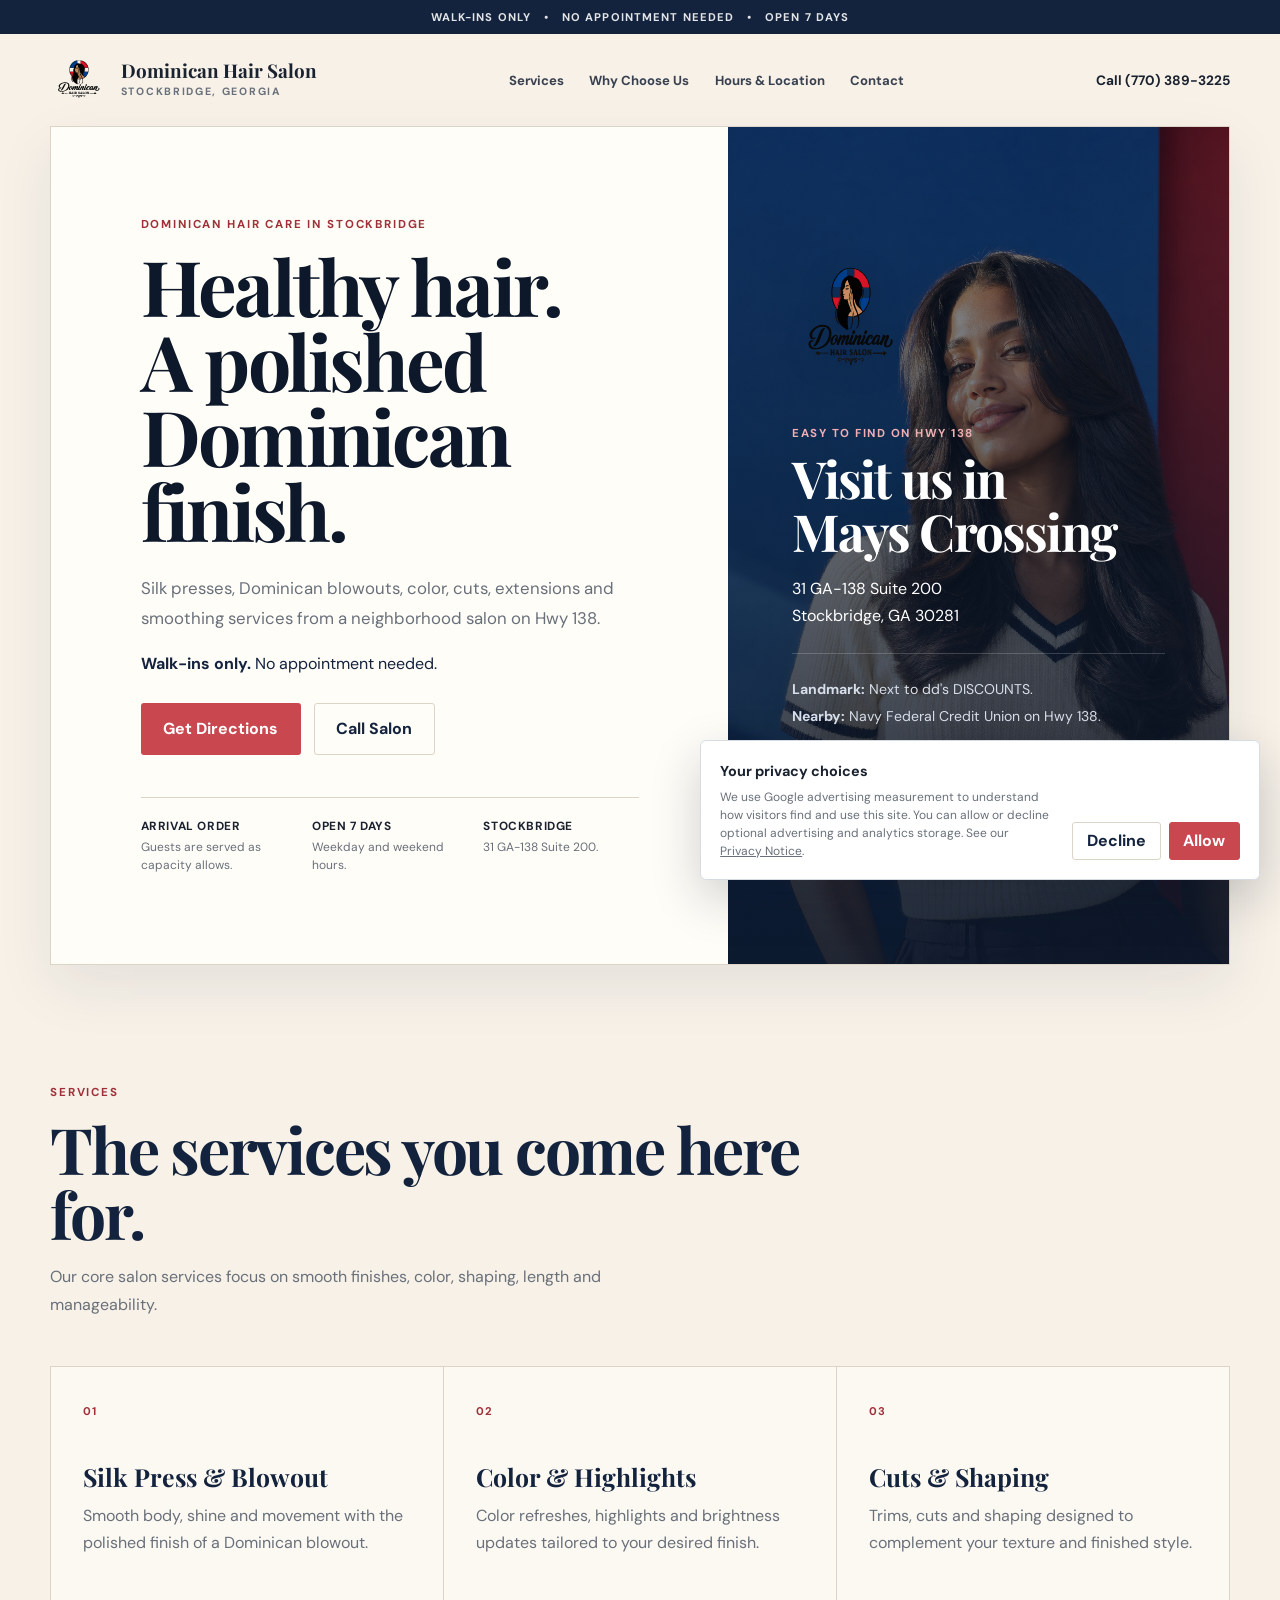
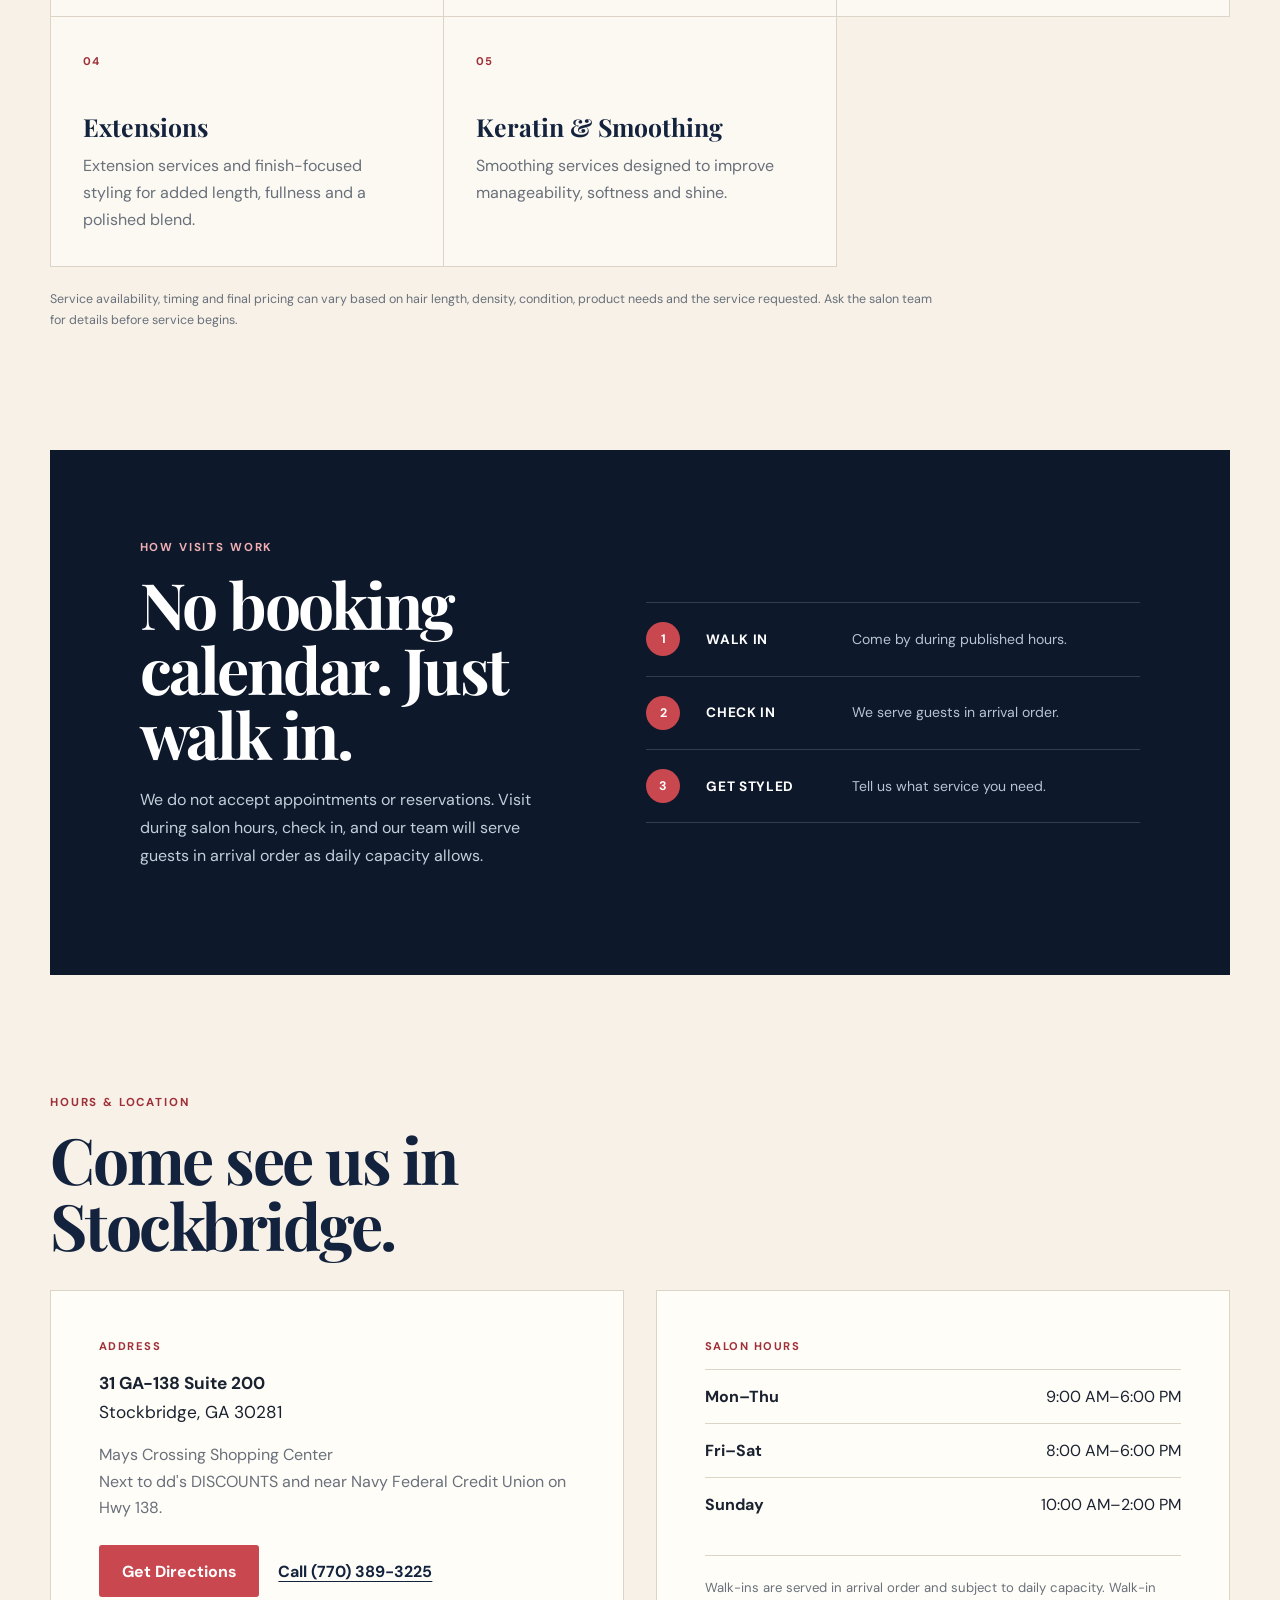
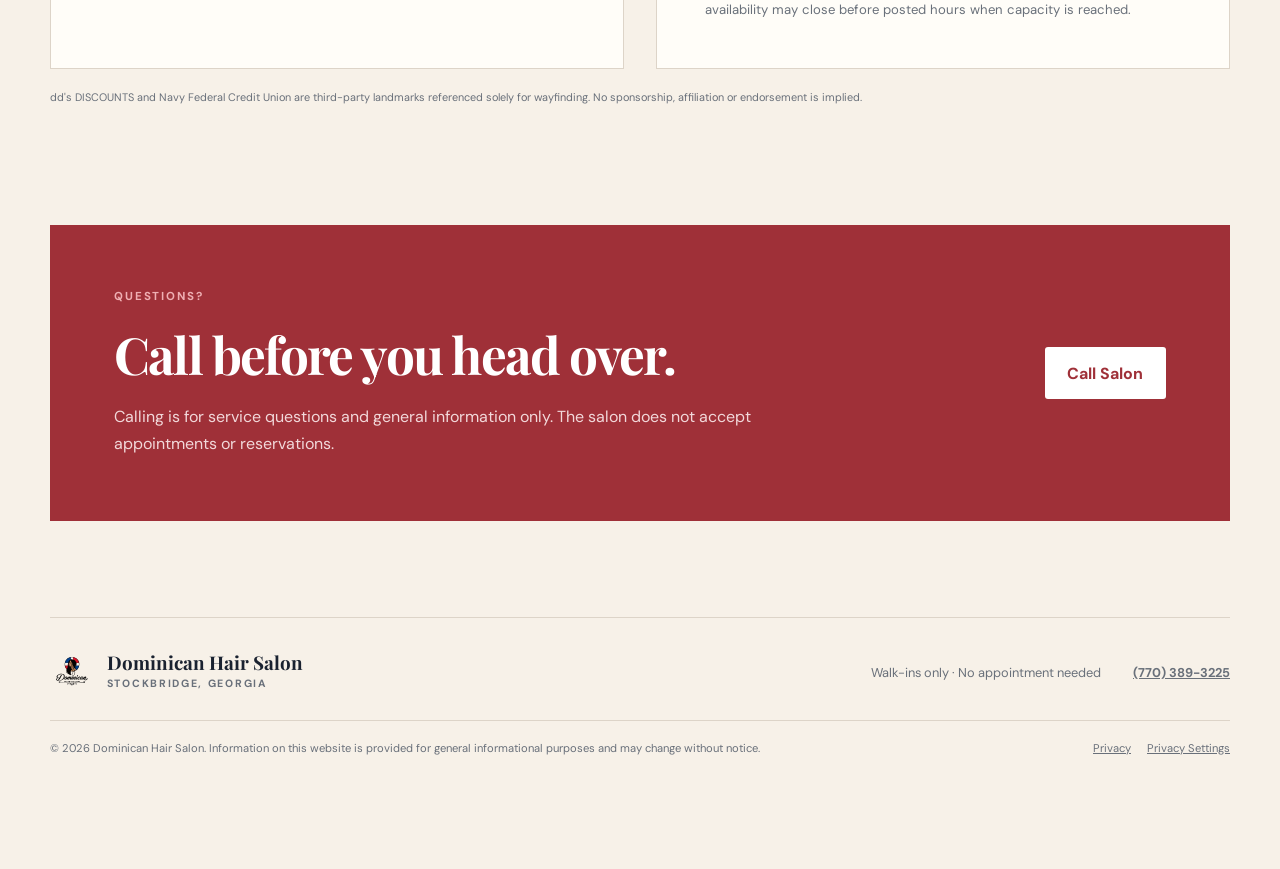
<file: index.html>
<!doctype html>
<html lang="en">
<head>
  <meta charset="utf-8">
  <meta name="viewport" content="width=device-width, initial-scale=1">
  <title>Dominican Hair Salon in Stockbridge, GA | Walk-Ins Welcome</title>
  <meta name="description" content="Dominican hair salon in Stockbridge, GA offering silk presses, Dominican blowouts, color, cuts, extensions and smoothing services. Walk-ins only—no appointment needed.">
  <meta name="theme-color" content="#14233d">
  <meta name="robots" content="index,follow">
  <link rel="canonical" href="https://dominican.salon/">
  <link rel="icon" type="image/svg+xml" href="assets/brand-mark.svg">
  <link rel="preconnect" href="https://fonts.googleapis.com">
  <link rel="preconnect" href="https://fonts.gstatic.com" crossorigin>
  <link href="https://fonts.googleapis.com/css2?family=DM+Sans:wght@400;500;600;700&family=Playfair+Display:wght@600;700&display=swap" rel="stylesheet">
  <link rel="stylesheet" href="styles.css">
  <meta property="og:title" content="Dominican Hair Salon in Stockbridge, GA | Walk-Ins Welcome">
  <meta property="og:description" content="Professional Dominican hair care in Stockbridge. Walk-ins only—no appointment needed.">
  <meta property="og:type" content="website">
  <meta property="og:url" content="https://dominican.salon/">
  <meta property="og:image" content="https://dominican.salon/assets/student-special-hero-v2.png">

  <script>
    window.dataLayer = window.dataLayer || [];
    function gtag(){dataLayer.push(arguments);}
    gtag('consent', 'default', {
      'ad_storage': 'denied',
      'ad_user_data': 'denied',
      'ad_personalization': 'denied',
      'analytics_storage': 'denied'
    });
  </script>
  <script async src="https://www.googletagmanager.com/gtag/js?id=AW-17421995404"></script>
  <script>
    gtag('js', new Date());
    gtag('config', 'AW-17421995404');
  </script>

  <script type="application/ld+json">
  {
    "@context": "https://schema.org",
    "@type": "BeautySalon",
    "name": "Dominican Hair Salon",
    "url": "https://dominican.salon/",
    "telephone": "+1-770-389-3225",
    "image": "https://dominican.salon/assets/student-special-hero-v2.png",
    "address": {
      "@type": "PostalAddress",
      "streetAddress": "31 GA-138 Suite 200",
      "addressLocality": "Stockbridge",
      "addressRegion": "GA",
      "postalCode": "30281",
      "addressCountry": "US"
    },
    "hasMap": "https://maps.app.goo.gl/1i8RDi1bKFiBQKhF7",
    "openingHoursSpecification": [
      {"@type":"OpeningHoursSpecification","dayOfWeek":["Monday","Tuesday","Wednesday","Thursday"],"opens":"09:00","closes":"18:00"},
      {"@type":"OpeningHoursSpecification","dayOfWeek":["Friday","Saturday"],"opens":"08:00","closes":"18:00"},
      {"@type":"OpeningHoursSpecification","dayOfWeek":"Sunday","opens":"10:00","closes":"14:00"}
    ],
    "hasOfferCatalog": {
      "@type": "OfferCatalog",
      "name": "Hair Services",
      "itemListElement": [
        {"@type":"Offer","itemOffered":{"@type":"Service","name":"Silk Press & Blowout"}},
        {"@type":"Offer","itemOffered":{"@type":"Service","name":"Color & Highlights"}},
        {"@type":"Offer","itemOffered":{"@type":"Service","name":"Cuts & Shaping"}},
        {"@type":"Offer","itemOffered":{"@type":"Service","name":"Extensions"}},
        {"@type":"Offer","itemOffered":{"@type":"Service","name":"Keratin & Smoothing"}}
      ]
    }
  }
  </script>
</head>
<body>
  <a class="skip-link" href="#main">Skip to main content</a>

  <div class="utility-bar" aria-label="Salon policy">
    <span>Walk-ins only</span>
    <span aria-hidden="true">•</span>
    <span>No appointment needed</span>
    <span aria-hidden="true">•</span>
    <span>Open 7 days</span>
  </div>

  <header class="site-header" id="home">
    <a class="brand" href="#home" aria-label="Dominican Hair Salon home">
      <img src="assets/brand-mark.svg" alt="" width="58" height="58">
      <span><strong>Dominican Hair Salon</strong><small>Stockbridge, Georgia</small></span>
    </a>
    <nav aria-label="Primary navigation">
      <a href="#services">Services</a>
      <a href="#why">Why Choose Us</a>
      <a href="#location">Hours &amp; Location</a>
      <a href="#contact">Contact</a>
    </nav>
    <a class="header-call" href="tel:+17703893225">Call (770) 389-3225</a>
  </header>

  <main id="main">
    <section class="hero" aria-labelledby="hero-title">
      <div class="hero-copy">
        <p class="eyebrow">Dominican hair care in Stockbridge</p>
        <h1 id="hero-title">Healthy hair.<br>A polished Dominican finish.</h1>
        <p class="hero-lead">Silk presses, Dominican blowouts, color, cuts, extensions and smoothing services from a neighborhood salon on Hwy 138.</p>
        <p class="walkin-highlight"><strong>Walk-ins only.</strong> No appointment needed.</p>
        <div class="hero-actions">
          <a class="button primary" href="https://maps.app.goo.gl/1i8RDi1bKFiBQKhF7" target="_blank" rel="noreferrer">Get Directions</a>
          <a class="button secondary" href="tel:+17703893225">Call Salon</a>
        </div>
        <div class="quick-facts" aria-label="Quick salon information">
          <div><strong>Arrival order</strong><span>Guests are served as capacity allows.</span></div>
          <div><strong>Open 7 days</strong><span>Weekday and weekend hours.</span></div>
          <div><strong>Stockbridge</strong><span>31 GA-138 Suite 200.</span></div>
        </div>
      </div>

      <aside class="location-card" aria-label="Salon location and nearby landmarks" style="background: linear-gradient(180deg, rgba(13,24,42,.42), rgba(13,24,42,.92)), url('assets/student-special-hero-v2.png') center 28% / cover no-repeat;">
        <img src="assets/brand-mark.svg" alt="Dominican Hair Salon logo" width="150" height="150">
        <p class="location-kicker">Easy to find on Hwy 138</p>
        <h2>Visit us in Mays Crossing</h2>
        <address>31 GA-138 Suite 200<br>Stockbridge, GA 30281</address>
        <div class="landmarks">
          <p><strong>Landmark:</strong> Next to dd's DISCOUNTS.</p>
          <p><strong>Nearby:</strong> Navy Federal Credit Union on Hwy 138.</p>
        </div>
        <p class="third-party-note">Landmark names are used only to help visitors locate the salon. Dominican Hair Salon is not affiliated with or endorsed by dd's DISCOUNTS or Navy Federal Credit Union.</p>
        <a class="card-link" href="https://maps.app.goo.gl/1i8RDi1bKFiBQKhF7" target="_blank" rel="noreferrer">Open in Maps →</a>
      </aside>
    </section>

    <section class="section services" id="services" aria-labelledby="services-title">
      <div class="section-heading">
        <p class="eyebrow">Services</p>
        <h2 id="services-title">The services you come here for.</h2>
        <p>Our core salon services focus on smooth finishes, color, shaping, length and manageability.</p>
      </div>
      <div class="service-grid">
        <article><span>01</span><h3>Silk Press &amp; Blowout</h3><p>Smooth body, shine and movement with the polished finish of a Dominican blowout.</p></article>
        <article><span>02</span><h3>Color &amp; Highlights</h3><p>Color refreshes, highlights and brightness updates tailored to your desired finish.</p></article>
        <article><span>03</span><h3>Cuts &amp; Shaping</h3><p>Trims, cuts and shaping designed to complement your texture and finished style.</p></article>
        <article><span>04</span><h3>Extensions</h3><p>Extension services and finish-focused styling for added length, fullness and a polished blend.</p></article>
        <article><span>05</span><h3>Keratin &amp; Smoothing</h3><p>Smoothing services designed to improve manageability, softness and shine.</p></article>
      </div>
      <p class="service-note">Service availability, timing and final pricing can vary based on hair length, density, condition, product needs and the service requested. Ask the salon team for details before service begins.</p>
    </section>

    <section class="walkin-section" id="why" aria-labelledby="why-title">
      <div>
        <p class="eyebrow light">How visits work</p>
        <h2 id="why-title">No booking calendar. Just walk in.</h2>
        <p>We do not accept appointments or reservations. Visit during salon hours, check in, and our team will serve guests in arrival order as daily capacity allows.</p>
      </div>
      <div class="steps" aria-label="Walk-in process">
        <div><span>1</span><strong>Walk in</strong><p>Come by during published hours.</p></div>
        <div><span>2</span><strong>Check in</strong><p>We serve guests in arrival order.</p></div>
        <div><span>3</span><strong>Get styled</strong><p>Tell us what service you need.</p></div>
      </div>
    </section>

    <section class="section visit" id="location" aria-labelledby="visit-title">
      <div class="section-heading compact">
        <p class="eyebrow">Hours &amp; location</p>
        <h2 id="visit-title">Come see us in Stockbridge.</h2>
      </div>
      <div class="visit-grid">
        <div class="visit-address">
          <p class="label">Address</p>
          <address><strong>31 GA-138 Suite 200</strong><br>Stockbridge, GA 30281</address>
          <p>Mays Crossing Shopping Center<br>Next to dd's DISCOUNTS and near Navy Federal Credit Union on Hwy 138.</p>
          <div class="visit-actions">
            <a class="button primary" href="https://maps.app.goo.gl/1i8RDi1bKFiBQKhF7" target="_blank" rel="noreferrer">Get Directions</a>
            <a class="text-link" href="tel:+17703893225">Call (770) 389-3225</a>
          </div>
        </div>
        <div class="hours-card">
          <p class="label">Salon hours</p>
          <dl>
            <div><dt>Mon–Thu</dt><dd>9:00 AM–6:00 PM</dd></div>
            <div><dt>Fri–Sat</dt><dd>8:00 AM–6:00 PM</dd></div>
            <div><dt>Sunday</dt><dd>10:00 AM–2:00 PM</dd></div>
          </dl>
          <p class="capacity">Walk-ins are served in arrival order and subject to daily capacity. Walk-in availability may close before posted hours when capacity is reached.</p>
        </div>
      </div>
      <p class="third-party-note standalone">dd's DISCOUNTS and Navy Federal Credit Union are third-party landmarks referenced solely for wayfinding. No sponsorship, affiliation or endorsement is implied.</p>
    </section>

    <section class="contact" id="contact" aria-labelledby="contact-title">
      <div>
        <p class="eyebrow light">Questions?</p>
        <h2 id="contact-title">Call before you head over.</h2>
        <p>Calling is for service questions and general information only. The salon does not accept appointments or reservations.</p>
      </div>
      <a class="button light-button" href="tel:+17703893225">Call Salon</a>
    </section>
  </main>

  <footer class="site-footer">
    <div class="footer-main">
      <a class="brand footer-brand" href="#home"><img src="assets/brand-mark.svg" alt="" width="44" height="44"><span><strong>Dominican Hair Salon</strong><small>Stockbridge, Georgia</small></span></a>
      <p>Walk-ins only · No appointment needed</p>
      <p><a href="tel:+17703893225">(770) 389-3225</a></p>
    </div>
    <div class="legal-row">
      <p>© 2026 Dominican Hair Salon. Information on this website is provided for general informational purposes and may change without notice.</p>
      <div><a href="privacy.html">Privacy</a><button class="privacy-settings" type="button" id="privacy-settings">Privacy Settings</button></div>
    </div>
  </footer>

  <div class="mobile-bar" aria-label="Quick salon actions">
    <a href="tel:+17703893225">Call</a>
    <a href="https://maps.app.goo.gl/1i8RDi1bKFiBQKhF7" target="_blank" rel="noreferrer">Directions</a>
  </div>

  <div class="consent-banner" id="consent-banner" hidden role="dialog" aria-live="polite" aria-label="Privacy choices">
    <div>
      <strong>Your privacy choices</strong>
      <p>We use Google advertising measurement to understand how visitors find and use this site. You can allow or decline optional advertising and analytics storage. See our <a href="privacy.html">Privacy Notice</a>.</p>
    </div>
    <div class="consent-actions">
      <button type="button" class="consent-decline" id="consent-decline">Decline</button>
      <button type="button" class="consent-accept" id="consent-accept">Allow</button>
    </div>
  </div>

  <script>
    (() => {
      const banner = document.getElementById('consent-banner');
      const accept = document.getElementById('consent-accept');
      const decline = document.getElementById('consent-decline');
      const settings = document.getElementById('privacy-settings');
      const key = 'dhs-consent-v1';

      const applyConsent = (choice) => {
        const granted = choice === 'granted' ? 'granted' : 'denied';
        gtag('consent', 'update', {
          'ad_storage': granted,
          'ad_user_data': granted,
          'ad_personalization': granted,
          'analytics_storage': granted
        });
      };

      const saveChoice = (choice) => {
        localStorage.setItem(key, choice);
        applyConsent(choice);
        banner.hidden = true;
      };

      const existing = localStorage.getItem(key);
      if (existing === 'granted' || existing === 'denied') {
        applyConsent(existing);
      } else {
        banner.hidden = false;
      }

      accept.addEventListener('click', () => saveChoice('granted'));
      decline.addEventListener('click', () => saveChoice('denied'));
      settings.addEventListener('click', () => {
        banner.hidden = false;
        banner.scrollIntoView({behavior: 'smooth', block: 'end'});
      });
    })();
  </script>
</body>
</html>
</file>
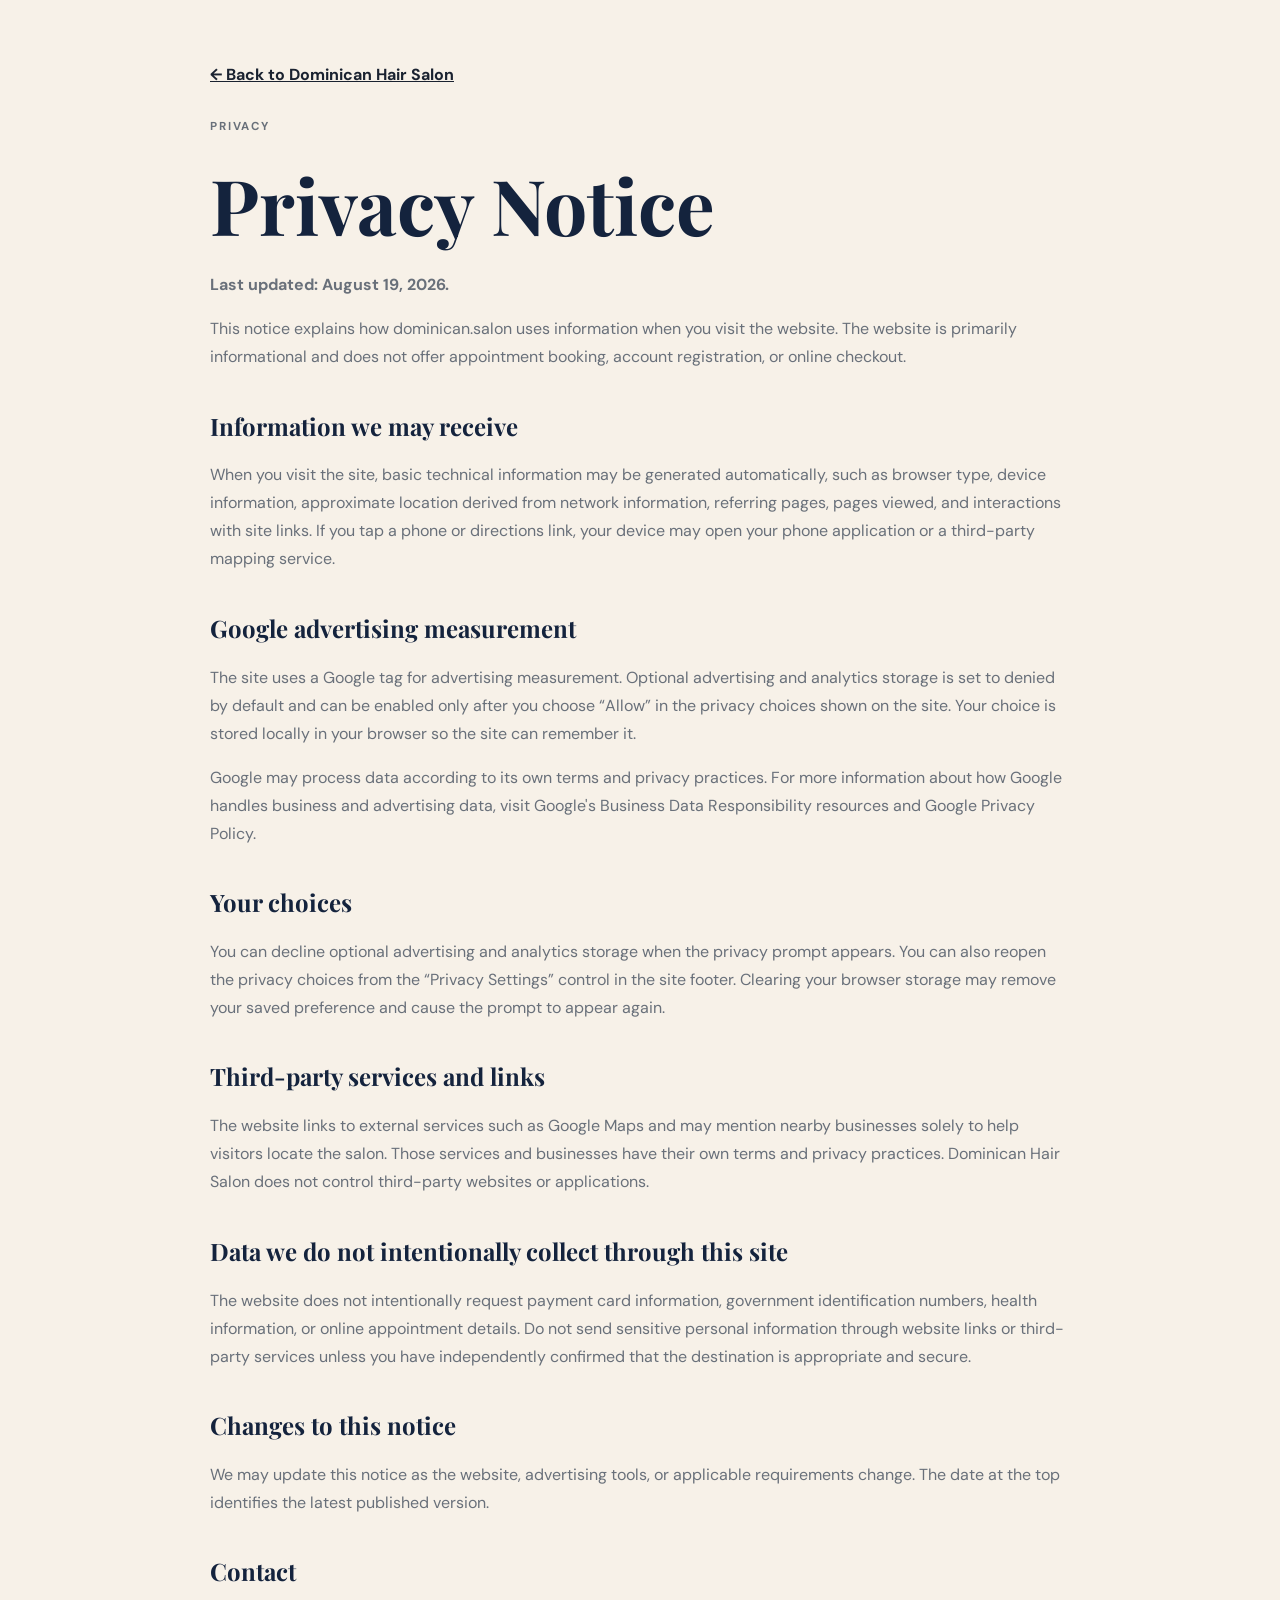
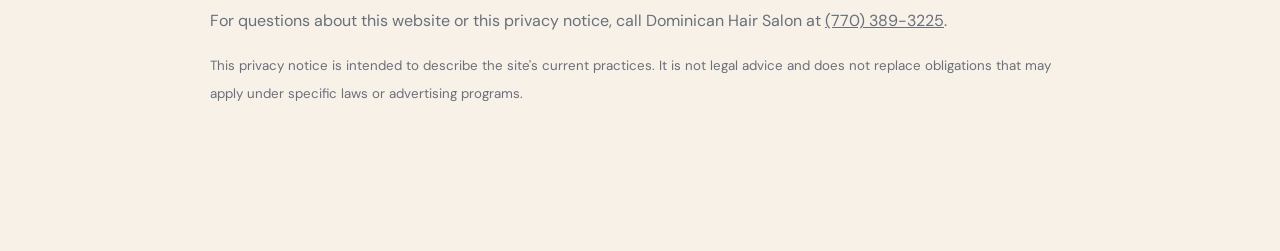
<file: privacy.html>
<!doctype html>
<html lang="en">
<head>
  <meta charset="utf-8">
  <meta name="viewport" content="width=device-width, initial-scale=1">
  <title>Privacy Notice | Dominican Hair Salon</title>
  <meta name="description" content="Privacy notice for dominican.salon and Dominican Hair Salon in Stockbridge, Georgia.">
  <meta name="robots" content="index,follow">
  <link rel="canonical" href="https://dominican.salon/privacy.html">
  <link rel="icon" type="image/svg+xml" href="assets/brand-mark.svg">
  <link rel="preconnect" href="https://fonts.googleapis.com">
  <link rel="preconnect" href="https://fonts.gstatic.com" crossorigin>
  <link href="https://fonts.googleapis.com/css2?family=DM+Sans:wght@400;500;600;700&family=Playfair+Display:wght@600;700&display=swap" rel="stylesheet">
  <link rel="stylesheet" href="styles.css">
</head>
<body>
  <main class="privacy-page">
    <a class="back-link" href="/">← Back to Dominican Hair Salon</a>
    <p class="eyebrow">Privacy</p>
    <h1>Privacy Notice</h1>
    <p><strong>Last updated: August 19, 2026.</strong></p>
    <p>This notice explains how dominican.salon uses information when you visit the website. The website is primarily informational and does not offer appointment booking, account registration, or online checkout.</p>

    <h2>Information we may receive</h2>
    <p>When you visit the site, basic technical information may be generated automatically, such as browser type, device information, approximate location derived from network information, referring pages, pages viewed, and interactions with site links. If you tap a phone or directions link, your device may open your phone application or a third-party mapping service.</p>

    <h2>Google advertising measurement</h2>
    <p>The site uses a Google tag for advertising measurement. Optional advertising and analytics storage is set to denied by default and can be enabled only after you choose “Allow” in the privacy choices shown on the site. Your choice is stored locally in your browser so the site can remember it.</p>
    <p>Google may process data according to its own terms and privacy practices. For more information about how Google handles business and advertising data, visit Google's Business Data Responsibility resources and Google Privacy Policy.</p>

    <h2>Your choices</h2>
    <p>You can decline optional advertising and analytics storage when the privacy prompt appears. You can also reopen the privacy choices from the “Privacy Settings” control in the site footer. Clearing your browser storage may remove your saved preference and cause the prompt to appear again.</p>

    <h2>Third-party services and links</h2>
    <p>The website links to external services such as Google Maps and may mention nearby businesses solely to help visitors locate the salon. Those services and businesses have their own terms and privacy practices. Dominican Hair Salon does not control third-party websites or applications.</p>

    <h2>Data we do not intentionally collect through this site</h2>
    <p>The website does not intentionally request payment card information, government identification numbers, health information, or online appointment details. Do not send sensitive personal information through website links or third-party services unless you have independently confirmed that the destination is appropriate and secure.</p>

    <h2>Changes to this notice</h2>
    <p>We may update this notice as the website, advertising tools, or applicable requirements change. The date at the top identifies the latest published version.</p>

    <h2>Contact</h2>
    <p>For questions about this website or this privacy notice, call Dominican Hair Salon at <a href="tel:+17703893225">(770) 389-3225</a>.</p>

    <p><small>This privacy notice is intended to describe the site's current practices. It is not legal advice and does not replace obligations that may apply under specific laws or advertising programs.</small></p>
  </main>
</body>
</html>
</file>
<file: styles.css>
:root {
  --navy: #14233d;
  --navy-2: #0d182a;
  --cream: #f7f1e8;
  --paper: #fffdf8;
  --ink: #1a2230;
  --muted: #69707a;
  --line: #ddd4c8;
  --red: #c9474f;
  --red-dark: #9f3038;
  --white: #ffffff;
}

* { box-sizing: border-box; }
html { scroll-behavior: smooth; scroll-padding-top: 24px; }
body {
  margin: 0;
  color: var(--ink);
  background: var(--cream);
  font-family: "DM Sans", sans-serif;
  -webkit-font-smoothing: antialiased;
}
img { display: block; max-width: 100%; }
a { color: inherit; }
button { font: inherit; }
address { font-style: normal; }
.skip-link { position: fixed; z-index: 100; top: -5rem; left: 1rem; padding: .75rem 1rem; background: var(--white); }
.skip-link:focus { top: 1rem; }

.utility-bar {
  min-height: 34px;
  display: flex;
  align-items: center;
  justify-content: center;
  gap: .8rem;
  padding: .4rem 1rem;
  background: var(--navy);
  color: rgba(255,255,255,.88);
  font-size: .7rem;
  font-weight: 700;
  letter-spacing: .1em;
  text-transform: uppercase;
}

.site-header, .hero, .section, .walkin-section, .contact, .site-footer {
  width: min(1180px, calc(100% - 48px));
  margin-inline: auto;
}
.site-header {
  min-height: 92px;
  display: flex;
  align-items: center;
  justify-content: space-between;
  gap: 2rem;
}
.brand { display: inline-flex; align-items: center; gap: .8rem; text-decoration: none; }
.brand img { width: 58px; height: 58px; }
.brand span { display: grid; gap: .25rem; }
.brand strong { font-family: "Playfair Display", serif; font-size: 1.18rem; line-height: 1; }
.brand small { color: var(--muted); font-size: .66rem; font-weight: 700; letter-spacing: .16em; text-transform: uppercase; }
nav { display: flex; gap: 1.6rem; align-items: center; }
nav a { color: #394150; font-size: .82rem; font-weight: 700; text-decoration: none; }
nav a:hover, nav a:focus-visible { color: var(--red-dark); }
.header-call { font-size: .85rem; font-weight: 700; text-decoration: none; }

.hero {
  display: grid;
  grid-template-columns: minmax(0, 1.15fr) minmax(340px, .85fr);
  gap: 0;
  background: var(--paper);
  border: 1px solid var(--line);
  box-shadow: 0 22px 55px rgba(20,35,61,.08);
  overflow: hidden;
}
.hero-copy { padding: clamp(3.6rem, 7vw, 6.5rem); }
.eyebrow {
  margin: 0 0 1rem;
  color: var(--red-dark);
  font-size: .72rem;
  font-weight: 700;
  letter-spacing: .16em;
  text-transform: uppercase;
}
.eyebrow.light { color: #efafb3; }
.hero h1, .section-heading h2, .walkin-section h2, .contact h2, .location-card h2 {
  font-family: "Playfair Display", serif;
  font-weight: 700;
  letter-spacing: -.035em;
}
.hero h1 {
  max-width: 12ch;
  margin: 0;
  color: var(--navy-2);
  font-size: clamp(3.4rem, 6vw, 5.9rem);
  line-height: .98;
}
.hero-lead { max-width: 42rem; margin: 1.6rem 0 0; color: var(--muted); font-size: 1.05rem; line-height: 1.78; }
.walkin-highlight { margin: 1.2rem 0 0; color: var(--navy); font-size: 1rem; }
.hero-actions { display: flex; gap: .8rem; margin-top: 1.8rem; flex-wrap: wrap; }
.button {
  min-height: 52px;
  display: inline-flex;
  align-items: center;
  justify-content: center;
  padding: 0 1.35rem;
  border: 1px solid transparent;
  border-radius: 3px;
  font-weight: 700;
  text-decoration: none;
  transition: transform .15s ease, background .15s ease, border-color .15s ease;
}
.button:hover, .button:focus-visible { transform: translateY(-1px); }
.button.primary { background: var(--red); color: var(--white); }
.button.primary:hover, .button.primary:focus-visible { background: var(--red-dark); }
.button.secondary { border-color: var(--line); background: transparent; color: var(--navy); }
.button.secondary:hover, .button.secondary:focus-visible { border-color: #a9a094; background: #faf5ed; }
.quick-facts { display: grid; grid-template-columns: repeat(3, 1fr); gap: 1rem; margin-top: 2.6rem; padding-top: 1.3rem; border-top: 1px solid var(--line); }
.quick-facts div { min-width: 0; }
.quick-facts strong { display: block; font-size: .74rem; text-transform: uppercase; letter-spacing: .05em; }
.quick-facts span { display: block; margin-top: .3rem; color: var(--muted); font-size: .75rem; line-height: 1.45; }

.location-card {
  display: flex;
  flex-direction: column;
  justify-content: center;
  padding: clamp(2.5rem, 5vw, 4.5rem);
  background: var(--navy);
  color: var(--white);
}
.location-card img { width: 118px; margin-bottom: 2rem; filter: drop-shadow(0 8px 18px rgba(0,0,0,.12)); }
.location-kicker { margin: 0; color: #efafb3; font-size: .72rem; font-weight: 700; letter-spacing: .13em; text-transform: uppercase; }
.location-card h2 { margin: .7rem 0 1rem; max-width: 10ch; font-size: clamp(2.1rem, 4vw, 3.5rem); line-height: 1.04; }
.location-card address { font-size: 1rem; line-height: 1.7; }
.landmarks { margin-top: 1.5rem; padding-top: 1.2rem; border-top: 1px solid rgba(255,255,255,.18); }
.landmarks p { margin: .35rem 0; color: #d8dfeb; font-size: .88rem; line-height: 1.55; }
.third-party-note { margin: 1.2rem 0 0; color: #aeb9ca; font-size: .68rem; line-height: 1.55; }
.card-link { display: inline-block; margin-top: 1.4rem; color: var(--white); font-weight: 700; text-underline-offset: .25rem; }

.section { padding-block: 7.5rem; }
.section-heading { max-width: 760px; margin-bottom: 3rem; }
.section-heading.compact { margin-bottom: 2rem; }
.section-heading h2 { margin: 0; color: var(--navy); font-size: clamp(2.7rem, 5vw, 4.8rem); line-height: 1.03; }
.section-heading > p:last-child { max-width: 620px; margin: 1rem 0 0; color: var(--muted); line-height: 1.7; }
.service-grid { display: grid; grid-template-columns: repeat(3, 1fr); border-top: 1px solid var(--line); border-left: 1px solid var(--line); }
.service-grid article { min-height: 250px; padding: 2rem; background: rgba(255,253,248,.7); border-right: 1px solid var(--line); border-bottom: 1px solid var(--line); }
.service-grid span { color: var(--red-dark); font-size: .7rem; font-weight: 700; letter-spacing: .1em; }
.service-grid h3 { margin: 2.7rem 0 .7rem; font-family: "Playfair Display", serif; color: var(--navy); font-size: 1.55rem; line-height: 1.12; }
.service-grid p { margin: 0; color: var(--muted); line-height: 1.7; }
.service-note { max-width: 900px; margin: 1.4rem 0 0; color: var(--muted); font-size: .78rem; line-height: 1.65; }

.walkin-section {
  display: grid;
  grid-template-columns: .9fr 1.1fr;
  gap: clamp(3rem, 8vw, 7rem);
  padding: clamp(3.5rem, 7vw, 6rem);
  background: var(--navy-2);
  color: var(--white);
}
.walkin-section h2 { margin: 0 0 1.2rem; font-size: clamp(2.7rem, 5vw, 4.8rem); line-height: 1.02; }
.walkin-section > div:first-child > p:last-child { color: #c4cedb; line-height: 1.75; }
.steps { align-self: center; }
.steps > div { display: grid; grid-template-columns: 44px 130px 1fr; gap: 1rem; align-items: center; padding: 1.2rem 0; border-top: 1px solid rgba(255,255,255,.16); }
.steps > div:last-child { border-bottom: 1px solid rgba(255,255,255,.16); }
.steps span { width: 34px; height: 34px; display: grid; place-items: center; border-radius: 50%; background: var(--red); font-size: .78rem; font-weight: 700; }
.steps strong { font-size: .85rem; text-transform: uppercase; letter-spacing: .05em; }
.steps p { margin: 0; color: #b8c4d2; font-size: .88rem; line-height: 1.5; }

.visit-grid { display: grid; grid-template-columns: 1fr 1fr; gap: 2rem; }
.visit-address, .hours-card { padding: clamp(2rem, 4vw, 3rem); background: var(--paper); border: 1px solid var(--line); }
.label { margin: 0 0 1rem; color: var(--red-dark); font-size: .7rem; font-weight: 700; letter-spacing: .13em; text-transform: uppercase; }
.visit-address address { font-size: 1.08rem; line-height: 1.65; }
.visit-address > p:not(.label) { color: var(--muted); line-height: 1.65; }
.visit-actions { display: flex; align-items: center; gap: 1.2rem; margin-top: 1.5rem; flex-wrap: wrap; }
.text-link { color: var(--navy); font-weight: 700; text-underline-offset: .25rem; }
.hours-card dl { margin: 0; }
.hours-card dl div { display: flex; justify-content: space-between; gap: 1rem; padding: 1rem 0; border-top: 1px solid var(--line); }
.hours-card dt { font-weight: 700; }
.hours-card dd { margin: 0; text-align: right; }
.capacity { margin: 1.5rem 0 0; padding-top: 1.3rem; border-top: 1px solid var(--line); color: var(--muted); font-size: .82rem; line-height: 1.65; }
.third-party-note.standalone { max-width: 900px; color: var(--muted); }

.contact {
  display: flex;
  align-items: center;
  justify-content: space-between;
  gap: 2rem;
  margin-bottom: 6rem;
  padding: clamp(2.5rem, 5vw, 4rem);
  background: var(--red-dark);
  color: var(--white);
}
.contact h2 { margin: 0; font-size: clamp(2.2rem, 4vw, 3.5rem); }
.contact p:last-child { max-width: 650px; margin-bottom: 0; color: #f2d8da; line-height: 1.65; }
.light-button { background: var(--white); color: var(--red-dark); white-space: nowrap; }

.site-footer { padding: 2rem 0 7rem; border-top: 1px solid var(--line); }
.footer-main { display: grid; grid-template-columns: 1fr auto auto; gap: 2rem; align-items: center; }
.footer-brand img { width: 44px; height: 44px; }
.footer-main p { color: var(--muted); font-size: .8rem; }
.footer-main a { font-weight: 700; }
.legal-row { display: flex; justify-content: space-between; gap: 2rem; margin-top: 1.6rem; padding-top: 1.2rem; border-top: 1px solid var(--line); color: var(--muted); font-size: .7rem; line-height: 1.55; }
.legal-row p { margin: 0; max-width: 760px; }
.legal-row > div { display: flex; gap: 1rem; align-items: start; }
.privacy-settings { padding: 0; border: 0; background: transparent; color: inherit; cursor: pointer; text-decoration: underline; }
.mobile-bar { display: none; }

.consent-banner {
  position: fixed;
  z-index: 90;
  right: 1.25rem;
  bottom: 1.25rem;
  width: min(560px, calc(100% - 2.5rem));
  display: grid;
  grid-template-columns: 1fr auto;
  gap: 1.25rem;
  align-items: end;
  padding: 1.2rem;
  border: 1px solid #d7dce4;
  border-radius: 6px;
  background: var(--white);
  box-shadow: 0 18px 50px rgba(13,24,42,.2);
}
.consent-banner[hidden] { display: none; }
.consent-banner strong { font-size: .9rem; }
.consent-banner p { margin: .4rem 0 0; color: var(--muted); font-size: .75rem; line-height: 1.5; }
.consent-actions { display: flex; gap: .5rem; }
.consent-actions button { min-height: 38px; padding: 0 .85rem; border-radius: 3px; cursor: pointer; font-weight: 700; }
.consent-decline { border: 1px solid var(--line); background: var(--white); color: var(--navy); }
.consent-accept { border: 1px solid var(--red); background: var(--red); color: var(--white); }

.privacy-page { width: min(860px, calc(100% - 40px)); margin: 0 auto; padding: 4rem 0 8rem; }
.privacy-page h1 { margin: 0 0 1rem; font-family: "Playfair Display", serif; color: var(--navy); font-size: clamp(2.8rem, 6vw, 4.8rem); }
.privacy-page h2 { margin-top: 2.4rem; font-family: "Playfair Display", serif; color: var(--navy); }
.privacy-page p, .privacy-page li { color: var(--muted); line-height: 1.75; }
.privacy-page .back-link { display: inline-block; margin-bottom: 2rem; font-weight: 700; }

@media (max-width: 980px) {
  nav { display: none; }
  .hero { grid-template-columns: 1fr; }
  .location-card { min-height: 500px; }
  .service-grid { grid-template-columns: repeat(2, 1fr); }
  .walkin-section { grid-template-columns: 1fr; }
  .visit-grid { grid-template-columns: 1fr; }
}

@media (max-width: 680px) {
  body { padding-bottom: 64px; }
  .site-header, .hero, .section, .walkin-section, .contact, .site-footer { width: min(100% - 28px, 1180px); }
  .utility-bar { gap: .45rem; font-size: .56rem; letter-spacing: .07em; }
  .utility-bar span:nth-child(5), .utility-bar span:nth-child(4) { display: none; }
  .site-header { min-height: 76px; }
  .header-call { display: none; }
  .brand img { width: 46px; height: 46px; }
  .brand strong { font-size: 1rem; }
  .hero-copy { padding: 3rem 1.4rem; }
  .hero h1 { font-size: clamp(3rem, 15vw, 4.4rem); }
  .hero-lead { font-size: .95rem; }
  .hero-actions { flex-direction: column; align-items: stretch; }
  .quick-facts { grid-template-columns: 1fr; }
  .quick-facts div { display: grid; grid-template-columns: 110px 1fr; gap: .7rem; }
  .quick-facts span { margin: 0; }
  .location-card { min-height: 460px; padding: 2.6rem 1.4rem; }
  .location-card img { width: 92px; }
  .location-card h2 { font-size: 2.6rem; }
  .section { padding-block: 5.5rem; }
  .section-heading h2 { font-size: 3rem; }
  .service-grid { grid-template-columns: 1fr; }
  .service-grid article { min-height: 215px; padding: 1.6rem; }
  .walkin-section { padding: 3.5rem 1.4rem; }
  .walkin-section h2 { font-size: 3rem; }
  .steps > div { grid-template-columns: 40px 100px 1fr; gap: .6rem; }
  .steps p { font-size: .8rem; }
  .visit-address, .hours-card { padding: 1.5rem; }
  .visit-actions { flex-direction: column; align-items: stretch; }
  .text-link { text-align: center; }
  .contact { align-items: stretch; flex-direction: column; margin-bottom: 4rem; padding: 2.5rem 1.4rem; }
  .footer-main { grid-template-columns: 1fr; gap: .6rem; text-align: center; justify-items: center; }
  .legal-row { flex-direction: column; align-items: center; text-align: center; }
  .mobile-bar {
    position: fixed;
    z-index: 70;
    left: 0;
    right: 0;
    bottom: 0;
    display: grid;
    grid-template-columns: 1fr 1fr;
    min-height: 64px;
    background: var(--navy-2);
    box-shadow: 0 -8px 24px rgba(13,24,42,.18);
  }
  .mobile-bar a { display: grid; place-items: center; color: var(--white); font-weight: 700; text-decoration: none; }
  .mobile-bar a + a { background: var(--red); }
  .consent-banner { right: .8rem; bottom: 72px; width: calc(100% - 1.6rem); grid-template-columns: 1fr; }
  .consent-actions { justify-content: flex-end; }
}

@media (prefers-reduced-motion: reduce) {
  html { scroll-behavior: auto; }
  *, *::before, *::after { transition-duration: .01ms !important; scroll-behavior: auto !important; }
}
</file>
